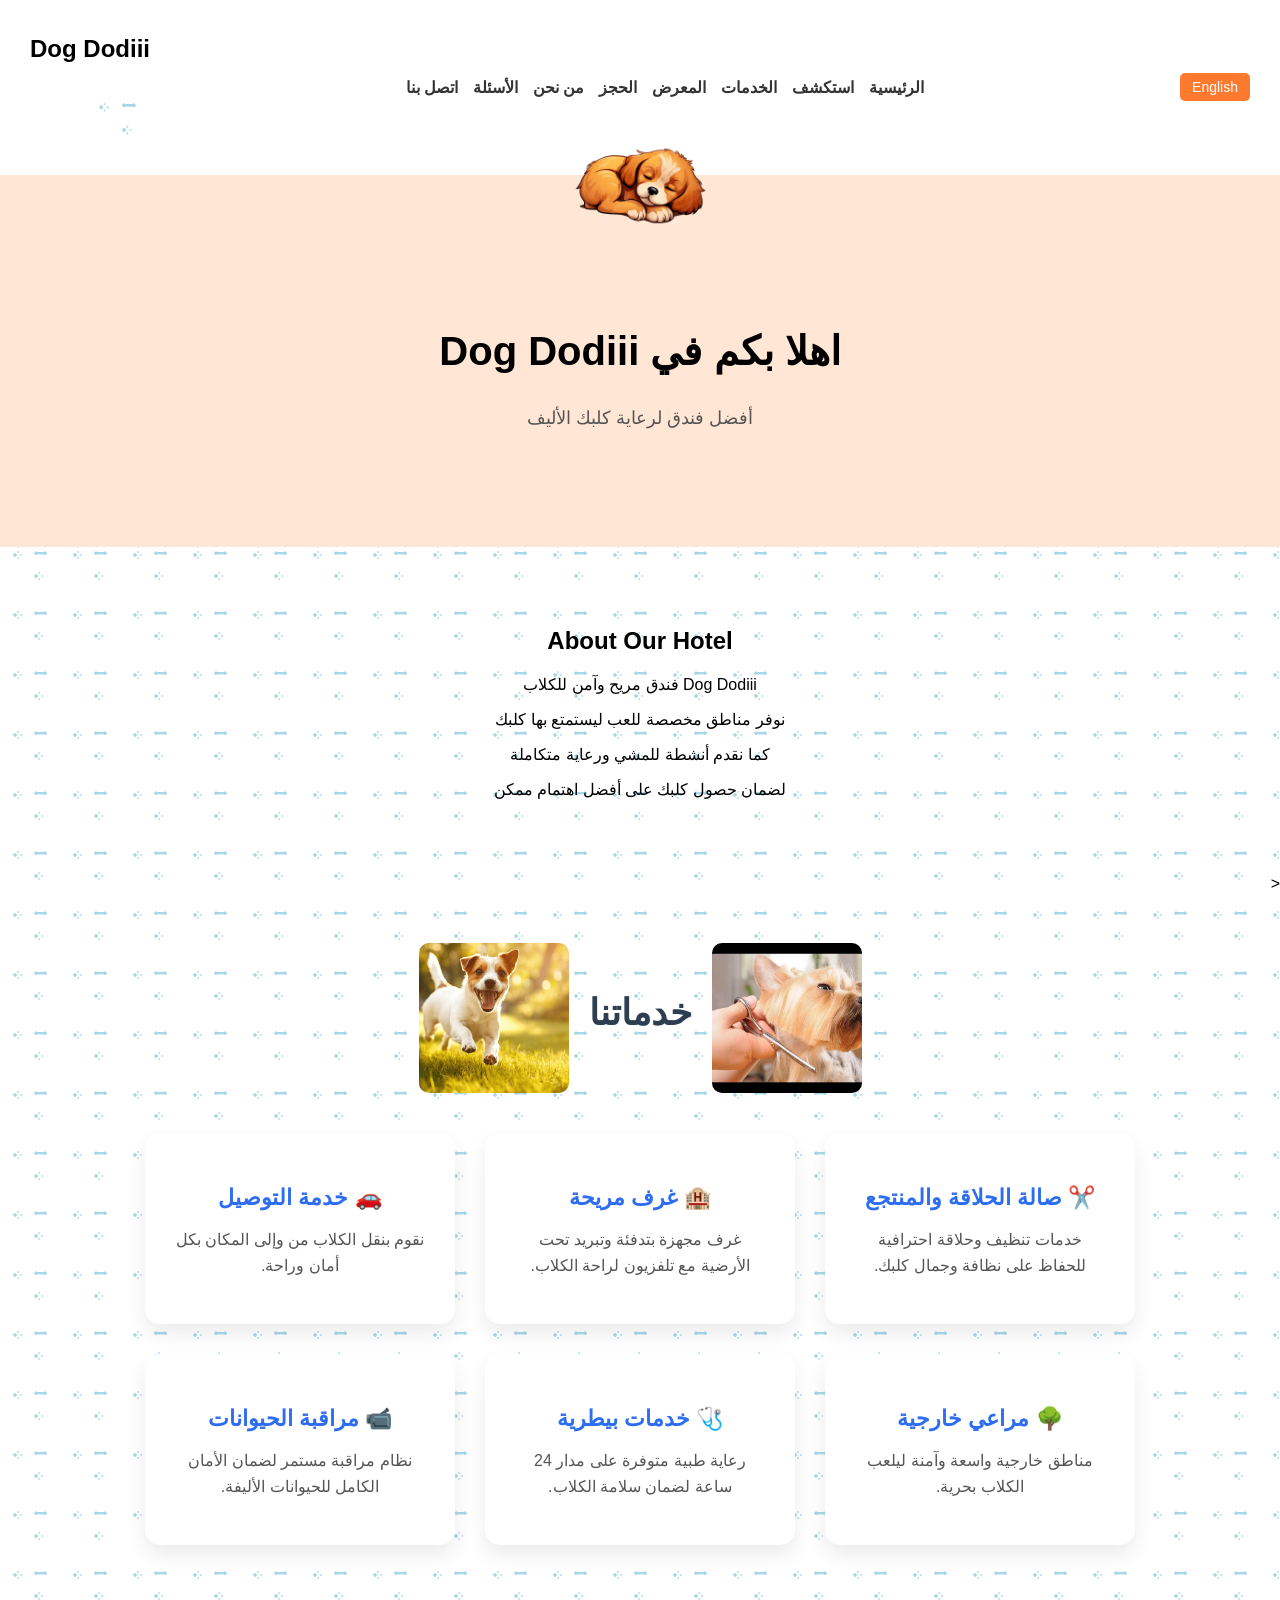
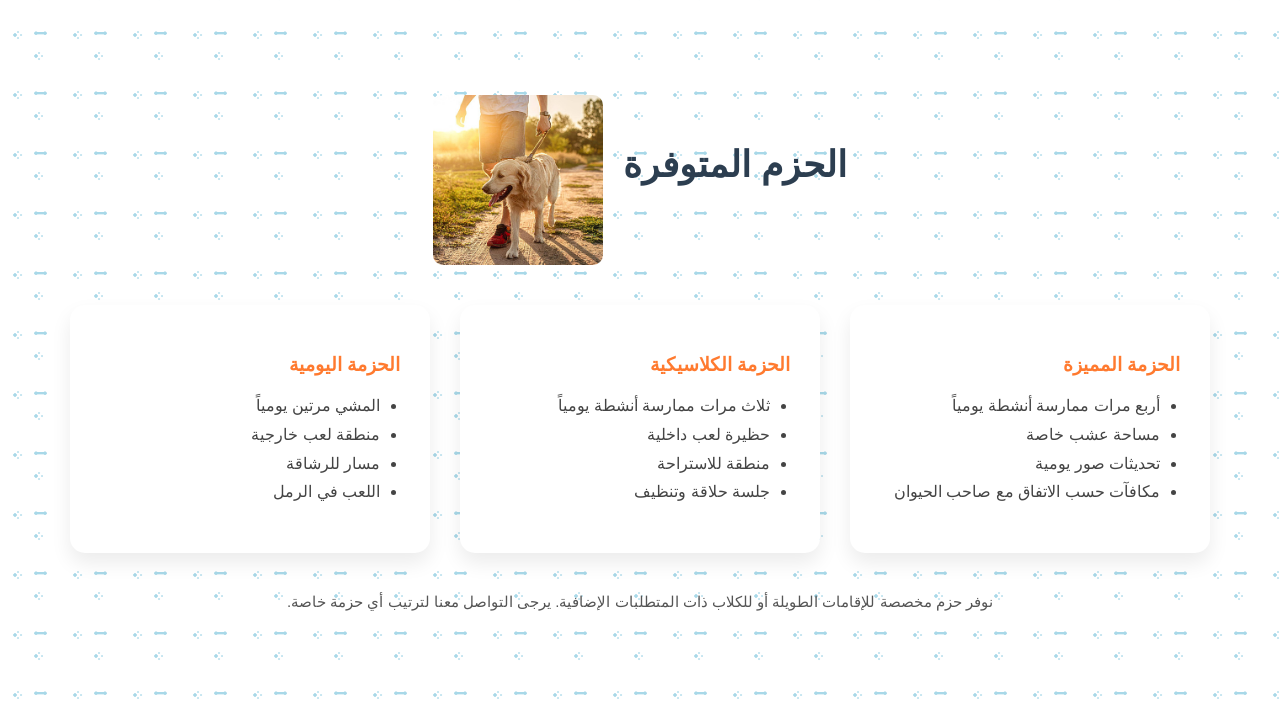
<file: index.html>
<!DOCTYPE html>
<html lang="ar" dir="rtl">

<head>
<meta name="viewport" content="width=device-width, initial-scale=1.0">
<link href="https://fonts.googleapis.com/css2?family=Cairo:wght@400;600;700&display=swap" rel="stylesheet">
<meta charset="UTF-8">
<title>Dog Dodiii</title>
<link rel="stylesheet" href="styles.css">
</head>

<body>

    <header class="header">

<button class="lang-btn">English</button>

<nav class="center-nav">
    <ul>
<li><a href="index.html">الرئيسية</a></li>
<li><a href="explore.html">استكشف</a></li>
<li><a href="services.html">الخدمات</a></li>
<li><a href="gallery.html">المعرض</a></li>
<li><a href="reservation.html">الحجز</a></li>
<li><a href="about.html">من نحن</a></li>
<li><a href="faq.html">الأسئلة</a></li>
<li><a href="contact.html">اتصل بنا</a></li>
</ul>
</nav>

<div class="logo-box">
<h2>Dog Dodiii</h2>
<img src="images/image.png" class="logo">
</div>

</header>
<section class="hero">
    

<img src="images/dog-sleep.png" class="hero-dog">

<h1>اهلا بكم في Dog Dodiii</h1>
<p>أفضل فندق لرعاية كلبك الأليف</p>

</section>

<section id="about">

<h2>About Our Hotel</h2>

<p>Dog Dodiii فندق مريح وآمن للكلاب</p>

<p>نوفر مناطق مخصصة للعب ليستمتع بها كلبك</p>

<p>كما نقدم أنشطة للمشي ورعاية متكاملة</p>

<p>لضمان حصول كلبك على أفضل اهتمام ممكن</p>

</section>

<<section class="services">

<div class="section-title">

<img src="images/grooming.jpg" class="service-img">

<h2>خدماتنا</h2>

<img src="images/dog-run.jpg" class="service-img">

</div>

<div class="services-container">

<div class="service-card">
<h3>✂️ صالة الحلاقة والمنتجع</h3>
<p>خدمات تنظيف وحلاقة احترافية للحفاظ على نظافة وجمال كلبك.</p>
</div>

<div class="service-card">
<h3>🏨 غرف مريحة</h3>
<p>غرف مجهزة بتدفئة وتبريد تحت الأرضية مع تلفزيون لراحة الكلاب.</p>
</div>

<div class="service-card">
<h3>🚗 خدمة التوصيل</h3>
<p>نقوم بنقل الكلاب من وإلى المكان بكل أمان وراحة.</p>
</div>

<div class="service-card">
<h3>🌳 مراعي خارجية</h3>
<p>مناطق خارجية واسعة وآمنة ليلعب الكلاب بحرية.</p>
</div>

<div class="service-card">
<h3>🩺 خدمات بيطرية</h3>
<p>رعاية طبية متوفرة على مدار 24 ساعة لضمان سلامة الكلاب.</p>
</div>

<div class="service-card">
<h3>📹 مراقبة الحيوانات</h3>
<p>نظام مراقبة مستمر لضمان الأمان الكامل للحيوانات الأليفة.</p>
</div>

</div>

</section>


<section class="packages">

<div class="section-title">

<h2>الحزم المتوفرة</h2>

<img src="images/dog-walk.jpg" class="package-img">

</div>

<div class="packages-container">

<div class="package-card">
<h3>الحزمة المميزة</h3>
<ul>
<li>أربع مرات ممارسة أنشطة يومياً</li>
<li>مساحة عشب خاصة</li>
<li>تحديثات صور يومية</li>
<li>مكافآت حسب الاتفاق مع صاحب الحيوان</li>
</ul>
</div>

<div class="package-card">
<h3>الحزمة الكلاسيكية</h3>
<ul>
<li>ثلاث مرات ممارسة أنشطة يومياً</li>
<li>حظيرة لعب داخلية</li>
<li>منطقة للاستراحة</li>
<li>جلسة حلاقة وتنظيف</li>
</ul>
</div>

<div class="package-card">
<h3>الحزمة اليومية</h3>
<ul>
<li>المشي مرتين يومياً</li>
<li>منطقة لعب خارجية</li>
<li>مسار للرشاقة</li>
<li>اللعب في الرمل</li>
</ul>
</div>

</div>

<p class="note">
نوفر حزم مخصصة للإقامات الطويلة أو للكلاب ذات المتطلبات الإضافية.
يرجى التواصل معنا لترتيب أي حزمة خاصة.
</p>

</section>
</file>
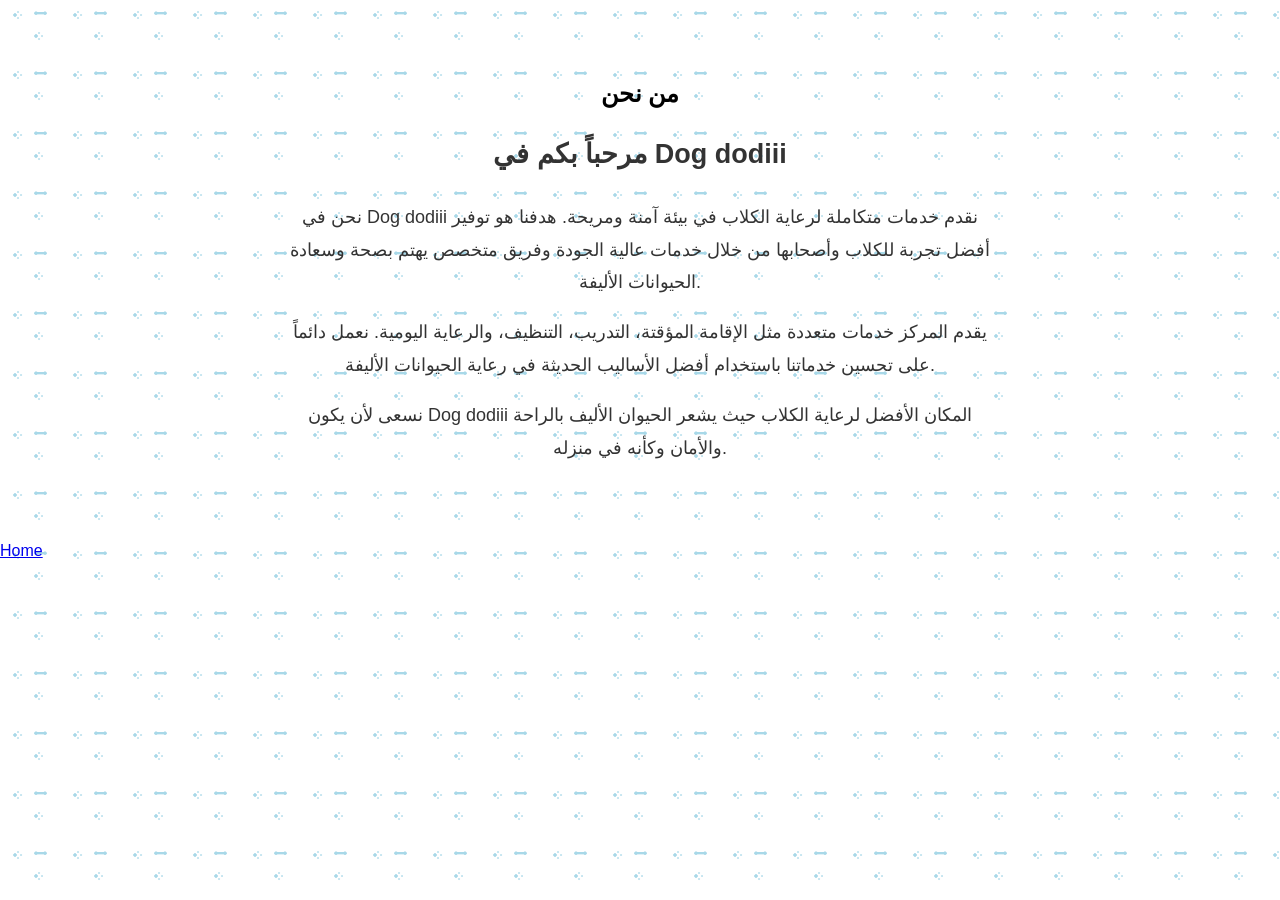
<file: about.html>
<!DOCTYPE html>
<html>
<head>
<title>About</title>
<link rel="stylesheet" href="styles.css">
</head>

<body>

<section class="about">

<h1>من نحن</h1>

<div class="about-container">

<div class="about-text">
<h2>مرحباً بكم في Dog dodiii</h2>

<p>
نحن في Dog dodiii نقدم خدمات متكاملة لرعاية الكلاب في بيئة آمنة ومريحة.
هدفنا هو توفير أفضل تجربة للكلاب وأصحابها من خلال خدمات عالية الجودة
وفريق متخصص يهتم بصحة وسعادة الحيوانات الأليفة.
</p>

<p>
يقدم المركز خدمات متعددة مثل الإقامة المؤقتة، التدريب، التنظيف،
والرعاية اليومية. نعمل دائماً على تحسين خدماتنا باستخدام أفضل
الأساليب الحديثة في رعاية الحيوانات الأليفة.
</p>

<p>
نسعى لأن يكون Dog dodiii المكان الأفضل لرعاية الكلاب حيث يشعر
الحيوان الأليف بالراحة والأمان وكأنه في منزله.
</p>

</div>



</div>

</div>

</section>

<a href="index.html">Home</a>

</body>
</html>
</file>
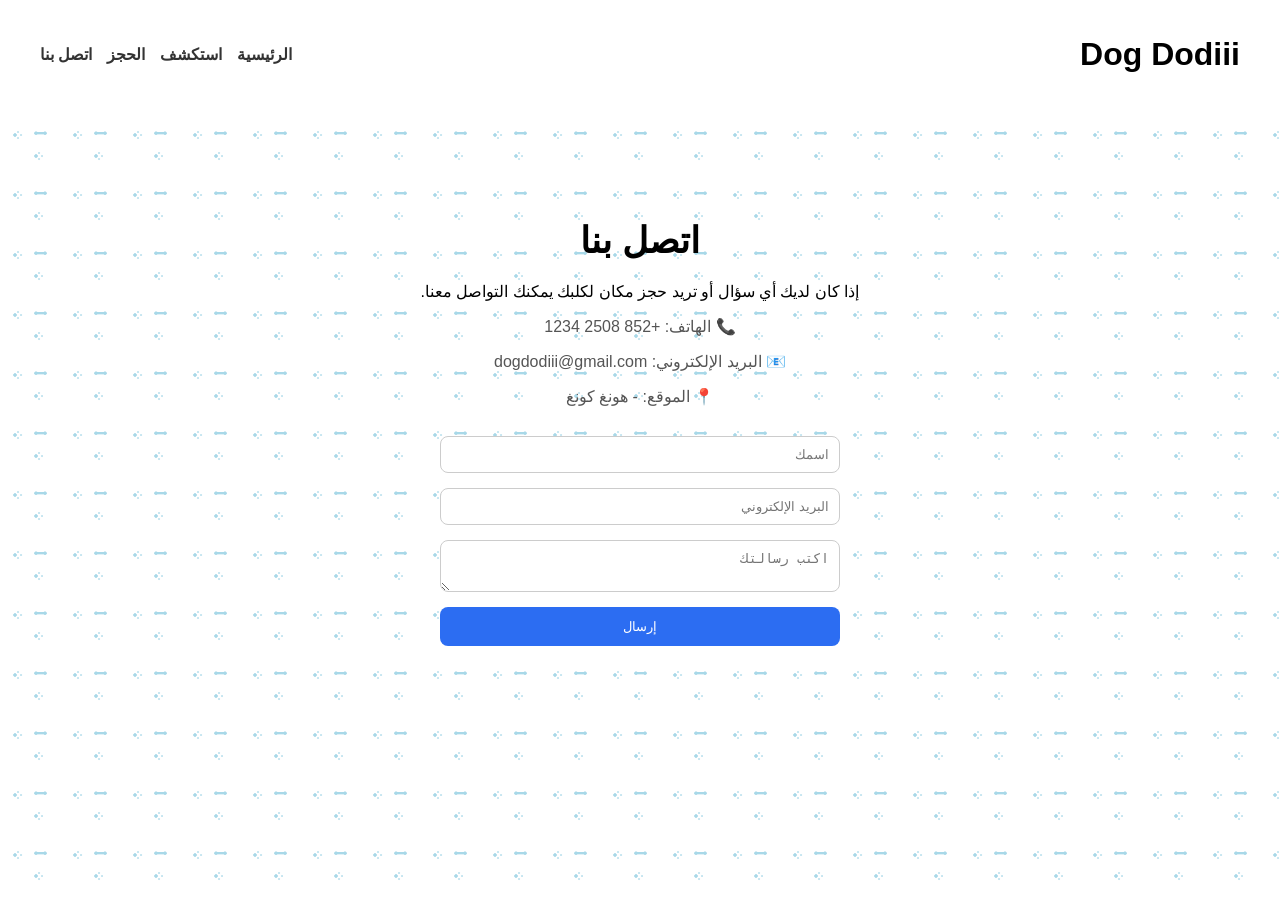
<file: contact.html>
<!DOCTYPE html>
<html lang="ar" dir="rtl">

<head>

<meta charset="UTF-8">
<meta name="viewport" content="width=device-width, initial-scale=1.0">

<title>اتصل بنا - Dog Dodiii</title>

<link href="https://fonts.googleapis.com/css2?family=Cairo:wght@400;600;700&display=swap" rel="stylesheet">
<link rel="stylesheet" href="styles.css">

</head>

<body>

<header>

<h1>Dog Dodiii</h1>

<nav>
<ul>

<li><a href="index.html">الرئيسية</a></li>
<li><a href="explore.html">استكشف</a></li>
<li><a href="reservation.html">الحجز</a></li>
<li><a href="contact.html">اتصل بنا</a></li>

</ul>
</nav>

</header>


<section class="contact">

<h2>اتصل بنا</h2>

<p>إذا كان لديك أي سؤال أو تريد حجز مكان لكلبك يمكنك التواصل معنا.</p>


<div class="contact-info">

<p>📞 الهاتف: +852 2508 1234</p>

<p>📧 البريد الإلكتروني: dogdodiii@gmail.com</p>

<p>📍 الموقع:  - هونغ  كونغ</p>

</div>


<form class="contact-form">

<input type="text" placeholder="اسمك">

<input type="email" placeholder="البريد الإلكتروني">

<textarea placeholder="اكتب رسالتك"></textarea>

<button type="submit">إرسال</button>

</form>

</section>

</body>
</html>
</file>
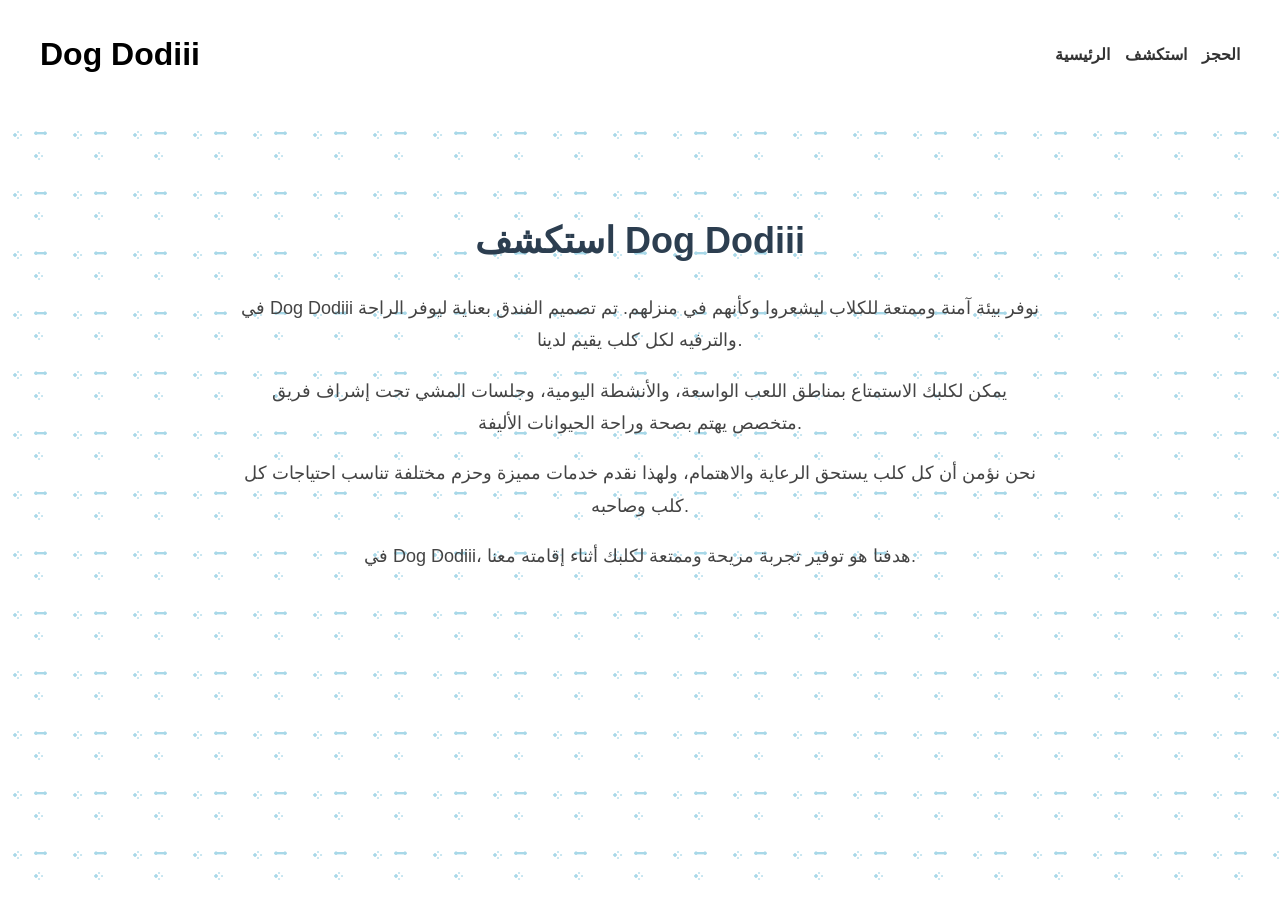
<file: explore.html>
<!DOCTYPE html>
<html lang="ar">
<head>
<meta charset="UTF-8">
<title>استكشف - Dog Dodiii</title>
<link rel="stylesheet" href="styles.css">
</head>

<body>

<header>

<h1>Dog Dodiii</h1>

<nav>
<ul>
<li><a href="index.html">الرئيسية</a></li>
<li><a href="explore.html">استكشف</a></li>
<li><a href="reservation.html">الحجز</a></li>
</ul>
</nav>

</header>


<section class="explore">

<h2>استكشف Dog Dodiii</h2>

<p>
في Dog Dodiii نوفر بيئة آمنة وممتعة للكلاب ليشعروا وكأنهم في منزلهم.
تم تصميم الفندق بعناية ليوفر الراحة والترفيه لكل كلب يقيم لدينا.
</p>

<p>
يمكن لكلبك الاستمتاع بمناطق اللعب الواسعة، والأنشطة اليومية،
وجلسات المشي تحت إشراف فريق متخصص يهتم بصحة وراحة الحيوانات الأليفة.
</p>

<p>
نحن نؤمن أن كل كلب يستحق الرعاية والاهتمام،
ولهذا نقدم خدمات مميزة وحزم مختلفة تناسب احتياجات كل كلب وصاحبه.
</p>

<p>
في Dog Dodiii، هدفنا هو توفير تجربة مريحة وممتعة لكلبك أثناء إقامته معنا.
</p>

</section>

</body>
</html>
</file>
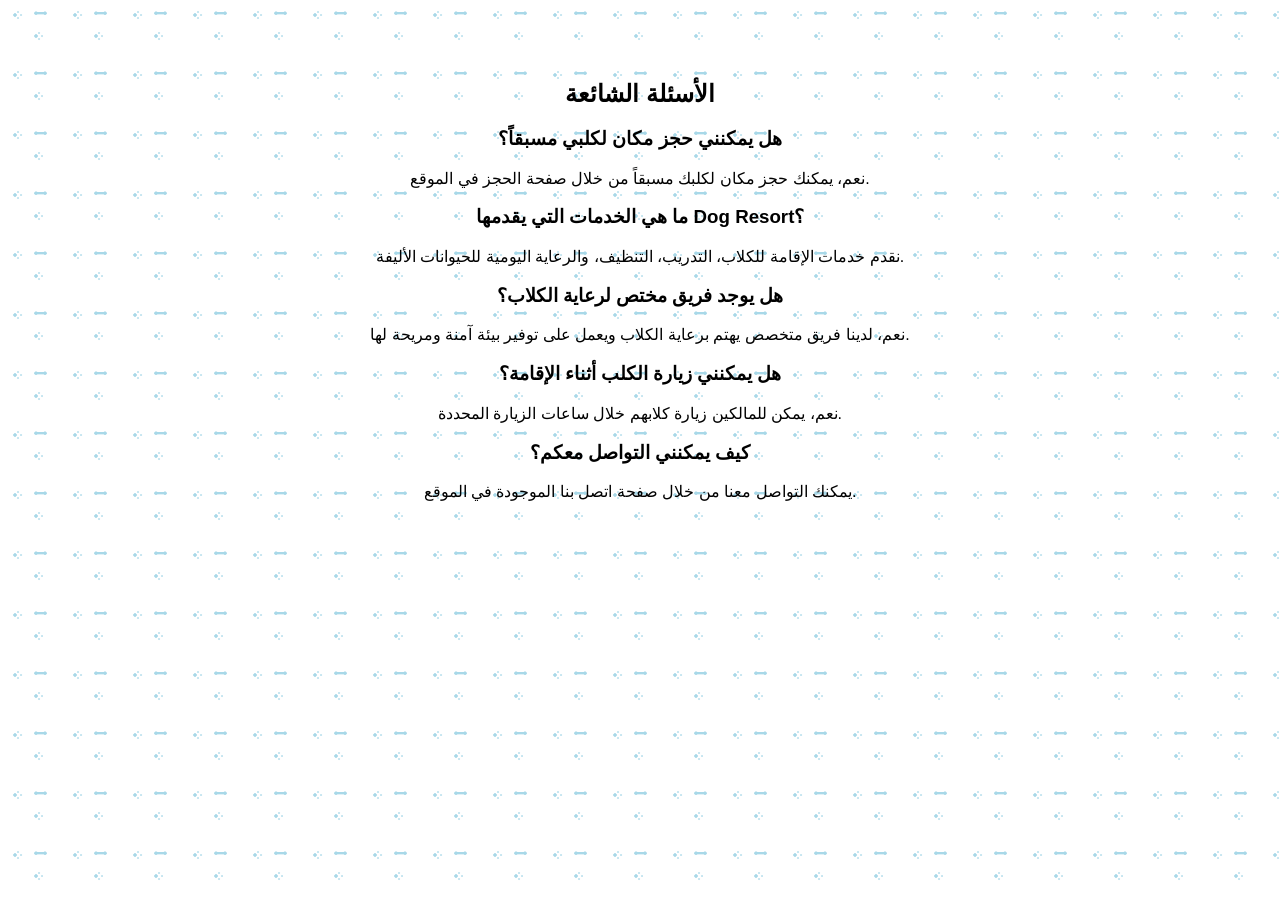
<file: faq.html>
<!DOCTYPE html>
<html>
<head>
<title>FAQ</title>
<link rel="stylesheet" href="styles.css">
</head>

<body>

<section class="faq">

<h1>الأسئلة الشائعة</h1>

<div class="faq-item">
<h3>هل يمكنني حجز مكان لكلبي مسبقاً؟</h3>
<p>نعم، يمكنك حجز مكان لكلبك مسبقاً من خلال صفحة الحجز في الموقع.</p>
</div>

<div class="faq-item">
<h3>ما هي الخدمات التي يقدمها Dog Resort؟</h3>
<p>نقدم خدمات الإقامة للكلاب، التدريب، التنظيف، والرعاية اليومية للحيوانات الأليفة.</p>
</div>

<div class="faq-item">
<h3>هل يوجد فريق مختص لرعاية الكلاب؟</h3>
<p>نعم، لدينا فريق متخصص يهتم برعاية الكلاب ويعمل على توفير بيئة آمنة ومريحة لها.</p>
</div>

<div class="faq-item">
<h3>هل يمكنني زيارة الكلب أثناء الإقامة؟</h3>
<p>نعم، يمكن للمالكين زيارة كلابهم خلال ساعات الزيارة المحددة.</p>
</div>

<div class="faq-item">
<h3>كيف يمكنني التواصل معكم؟</h3>
<p>يمكنك التواصل معنا من خلال صفحة اتصل بنا الموجودة في الموقع.</p>
</div>

</section>

</body>
</html>
</file>
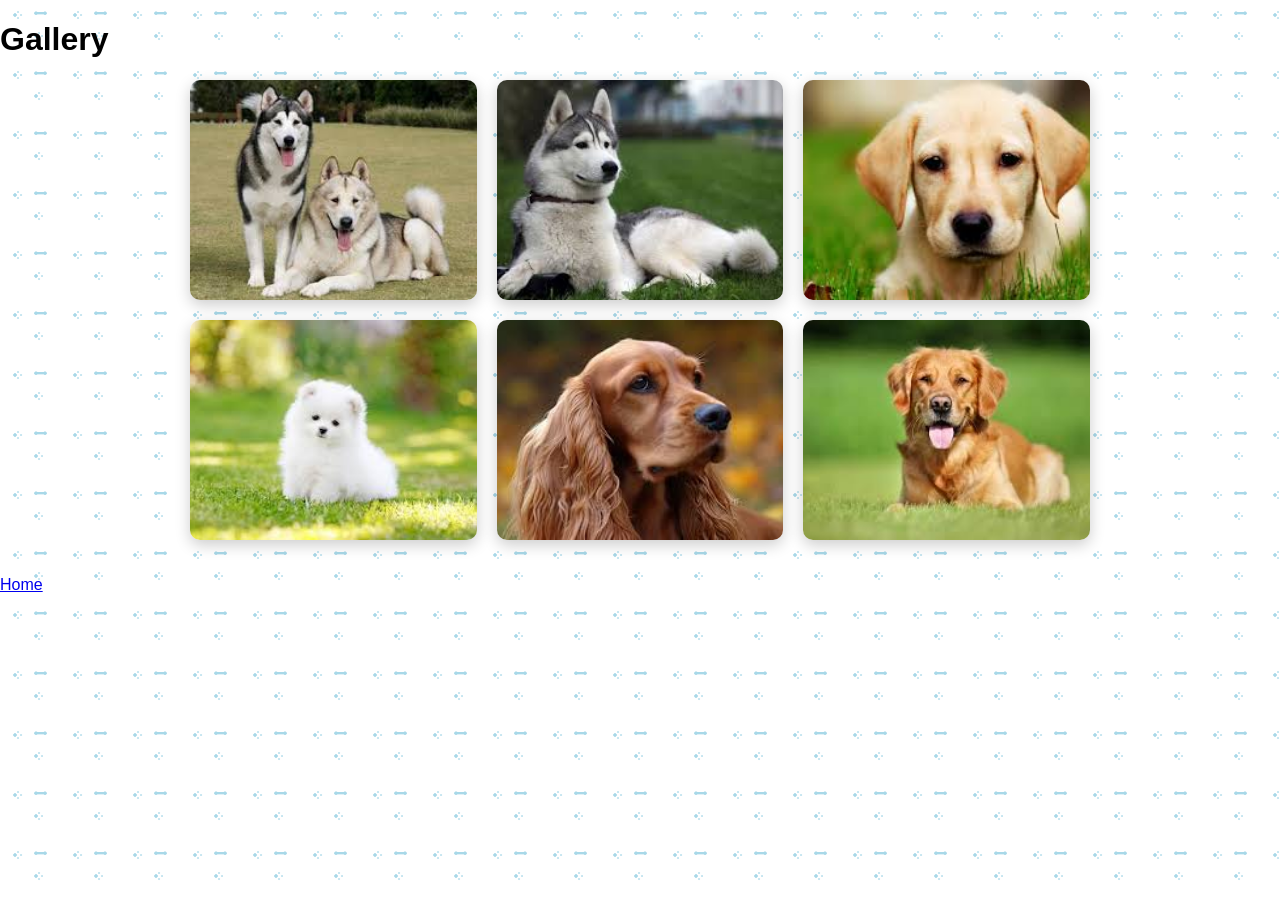
<file: gallery.html>
<!DOCTYPE html>
<html>
<head>
<title>Gallery</title>
<link rel="stylesheet" href="styles.css">
</head>

<body>

<h1>Gallery</h1>

<div class="gallery-container">

<img src="images/dog1.png" alt="dog">
<img src="images/dog2.png" alt="dog">
<img src="images/dog3.png" alt="dog">
<img src="images/dog4.png" alt="dog">
<img src="images/dog5.png" alt="dog">
<img src="images/dog6.png" alt="dog">

</div>
<br><br>

<a href="index.html">Home</a>

</body>
</html>
</file>
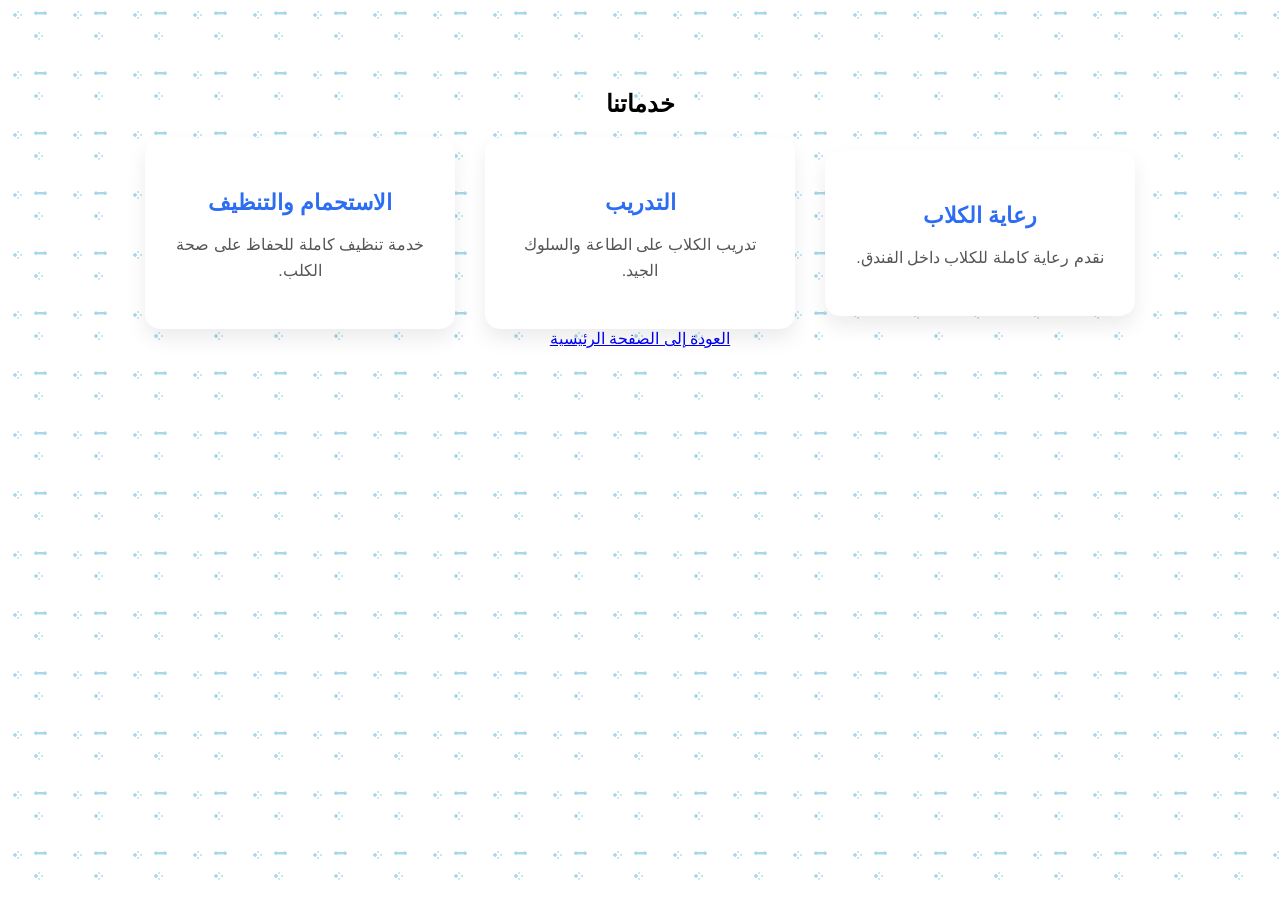
<file: services.html>
<!DOCTYPE html>
<html lang="ar" dir="rtl">

<head>
<meta charset="UTF-8">
<title>الخدمات - Dog Dodiii</title>
<link rel="stylesheet" href="styles.css">
</head>

<body>
<section class="services">

<h1 class="services-title">خدماتنا</h1>

<div class="services-box">

<div class="service-card">
<h3>رعاية الكلاب</h3>
<p>نقدم رعاية كاملة للكلاب داخل الفندق.</p>
</div>

<div class="service-card">
<h3>التدريب</h3>
<p>تدريب الكلاب على الطاعة والسلوك الجيد.</p>
</div>

<div class="service-card">
<h3>الاستحمام والتنظيف</h3>
<p>خدمة تنظيف كاملة للحفاظ على صحة الكلب.</p>
</div>

</div>



<a href="index.html">العودة إلى الصفحة الرئيسية</a>

</body>
</html>
</file>
<file: styles.css>
body{
font-family: "Cairo", sans-serif;
margin:0;
background:#f5f5f5;
}

body{
margin:0;
font-family:Arial;
}

header{
padding:20px;
}

.logo{
width:120px;
}
body{
margin:0;
background: url("./assets/img/dog-pattern.svg");
background-size:200px;
background-repeat:repeat;
}

header{
background:white;
padding:20px;
display:flex;
justify-content:space-between;
align-items:center;
}

.logo{
width:120px;
}

nav ul{
display:flex;
gap:20px;
list-style:none;
}

nav a{
text-decoration:none;
color:#333;
font-weight:bold;
}

.hero{
text-align:center;
padding:40px 20px 80px;
background:#ffe6d5;
}

.hero h1{
font-size:40px;
}
.hero p{
font-size:18px;
margin-top:10px;
color:#555;
}

.btn{
background:#ff7a2f;
color:white;
padding:10px 20px;
text-decoration:none;
border-radius:5px;
}

section{
padding:60px 20px;
text-align:center;
}

form{
display:flex;
flex-direction:column;
gap:10px;
max-width:300px;
margin:auto;
}

input,button{
padding:10px;
}

footer{
background:#333;
color:white;
text-align:center;
padding:20px;
}

.header{
background:white;
padding:15px 30px;
box-shadow:0 2px 10px rgba(0,0,0,0.1);
}

.container{
display:flex;
align-items:center;
justify-content:space-between;
}

.logo-area{
display:flex;
align-items:center;
gap:10px;
}

.logo{
width:40px;
}

.site-name{
color:#2c6df2;
}

.nav-links{
display:flex;
gap:20px;
list-style:none;
}

.nav-links a{
text-decoration:none;
color:#333;
font-weight:600;
}

.nav-links a:hover{
color:#ff7a2f;
}

.lang-btn{
background:#ff7a2f;
color:white;
border:none;
padding:8px 15px;
border-radius:5px;
cursor:pointer;
}

.about-text{
font-size:18px;
line-height:1.8;
max-width:700px;
margin:auto;
color:#333;
}
header{
display:flex;
align-items:center;
justify-content:space-between;
padding:15px 40px;
background:white;
}

nav ul{
display:flex;
gap:15px; /* المسافة بين الكلمات */
list-style:none;
margin:0;
padding:0;
}

nav a{
text-decoration:none;
font-size:16px; /* رجعنا الحجم طبيعي */
color:#333;
}

.logo{
width:65px;
margin-top:8px;
}


.lang-btn{
background:#ff7a2f;
color:white;
border:none;
padding:6px 12px; /* زر أصغر */
border-radius:5px;
cursor:pointer;
font-size:14px;
}
.services-container{
display:grid;
grid-template-columns:repeat(3, 1fr);
gap:40px;
max-width:1100px;
margin:auto;
}
body{
background-image: url("./assets/img/image.png");
background-repeat: repeat;
background-size: 120px;
}

.services h2{
font-size:36px;
color:#2c3e50;
margin-bottom:40px;
}
.services{
padding:80px 20px;
text-align:center;
}


.service-card:hover{
transform:translateY(-8px);
box-shadow:0 15px 25px rgba(0,0,0,0.15);
}

.service-card h3{
font-size:22px;
margin-bottom:10px;
color:#2c6df2;
}

.service-card p{
color:#555;
line-height:1.6;
}
.service-card{
background:white;
padding:30px;
border-radius:15px;
box-shadow:0 10px 20px rgba(0,0,0,0.08);
text-align:center;
}
.contact{

padding:80px 20px;
text-align:center;

}

.contact h2{

font-size:36px;
margin-bottom:20px;

}

.contact-info{

margin-bottom:30px;
color:#555;

}

.contact-form{

max-width:400px;
margin:auto;
display:flex;
flex-direction:column;
gap:15px;

}

.contact-form input,
.contact-form textarea{

padding:10px;
border-radius:8px;
border:1px solid #ccc;

}

.contact-form button{

background:#2c6df2;
color:white;
border:none;
padding:12px;
border-radius:8px;
cursor:pointer;

}
.packages{
padding:80px 20px;
text-align:center;
}

.packages h2{
font-size:36px;
margin-bottom:40px;
color:#2c3e50;
}

.packages-container{
display:flex;
justify-content:center;
gap:30px;
flex-wrap:wrap;
}

.package-card{
background:white;
width:300px;
padding:30px;
border-radius:15px;
box-shadow:0 10px 20px rgba(0,0,0,0.08);
text-align:right;
}

.package-card h3{
color:#ff7a2f;
margin-bottom:15px;
}

.package-card ul{
padding-right:20px;
line-height:1.8;
color:#444;
}

.note{
margin-top:40px;
color:#555;
font-size:15px;
}
.explore{
padding:80px 20px;
text-align:center;
max-width:800px;
margin:auto;
}

.explore h2{
font-size:36px;
margin-bottom:30px;
color:#2c3e50;
}

.explore p{
line-height:1.8;
color:#444;
margin-bottom:15px;
font-size:18px;
}
.section-title{
display:flex;
align-items:center;
justify-content:center;
gap:20px;
margin-bottom:40px;
}

.title-img{
width:80px;
height:80px;
object-fit:cover;
border-radius:12px;
}
.hero{
text-align:center;
padding:120px 20px 100px;
background:#ffe6d5;
position:relative;
}
.hero-dog{
position:absolute;
top:-60px;
left:50%;
transform:translateX(-50%);
width:140px;
}
.services-container{
display:flex;
justify-content:center;
gap:30px;
flex-wrap:wrap;
}

.service-card{
width:250px;
text-align:center;
}

.service-card img{
width:100%;
border-radius:12px;
}
.services-title{
display:flex;
align-items:center;
justify-content:center;
gap:40px;
margin-top:40px;
}

.services-title img{
width:120px;
border-radius:10px;
}

.packages-title{
text-align:center;
margin-top:50px;
}

.package-img{
width:200px;
margin-top:20px;
border-radius:10px;
}
.package-img{
width:120px;
height:120px;
object-fit:cover;
border-radius:10px;
}
.packages-header{
display:flex;
align-items:center;
justify-content:center;
gap:20px;
}

.package-img{
width:120px;
border-radius:10px;
}
body{
background-image: url("images/bones.png");
background-repeat: repeat;
background-size: 200px;
}
body{
background-image: url("images/bones.png");
background-repeat: repeat;
background-size: 60px;
background-color:#ffffff;
}
body{
background-image: url("images/image.png");
background-repeat: repeat;
background-size: 60px;
}
/* ترتيب الخدمات */

.services-box{
display:flex;
align-items:center;
justify-content:center;
gap:40px;
}

/* تصغير صور الخدمات */

.service-img{
width:150px;
height:150px;
object-fit:cover;
border-radius:10px;
}

/* ترتيب الحزم */

.package-box{
display:flex;
align-items:center;
justify-content:center;
gap:30px;
}

/* تصغير صورة المشي */

.package-img{
width:170px;
height:170px;
object-fit:cover;
border-radius:10px;
}
.services{
text-align:center;
padding:50px;
}

.services-box{
display:flex;
justify-content:center;
gap:30px;
margin-top:20px;
}

.service{
background:#f5f5f5;
padding:20px;
border-radius:10px;
width:200px;
}

.gallery{
padding:60px;
text-align:center;
}

.gallery h1{
font-size:35px;
margin-bottom:40px;
}

.gallery-container{
display:grid;
grid-template-columns:repeat(3,1fr);
gap:20px;
max-width:900px;
margin:auto;
}

.gallery-container img{
width:100%;
height:220px;
object-fit:cover;
border-radius:10px;
box-shadow:0 5px 15px rgba(0,0,0,0.2);
transition:0.3s;
}

.gallery-container img:hover{
transform:scale(1.05);
}
</file>
